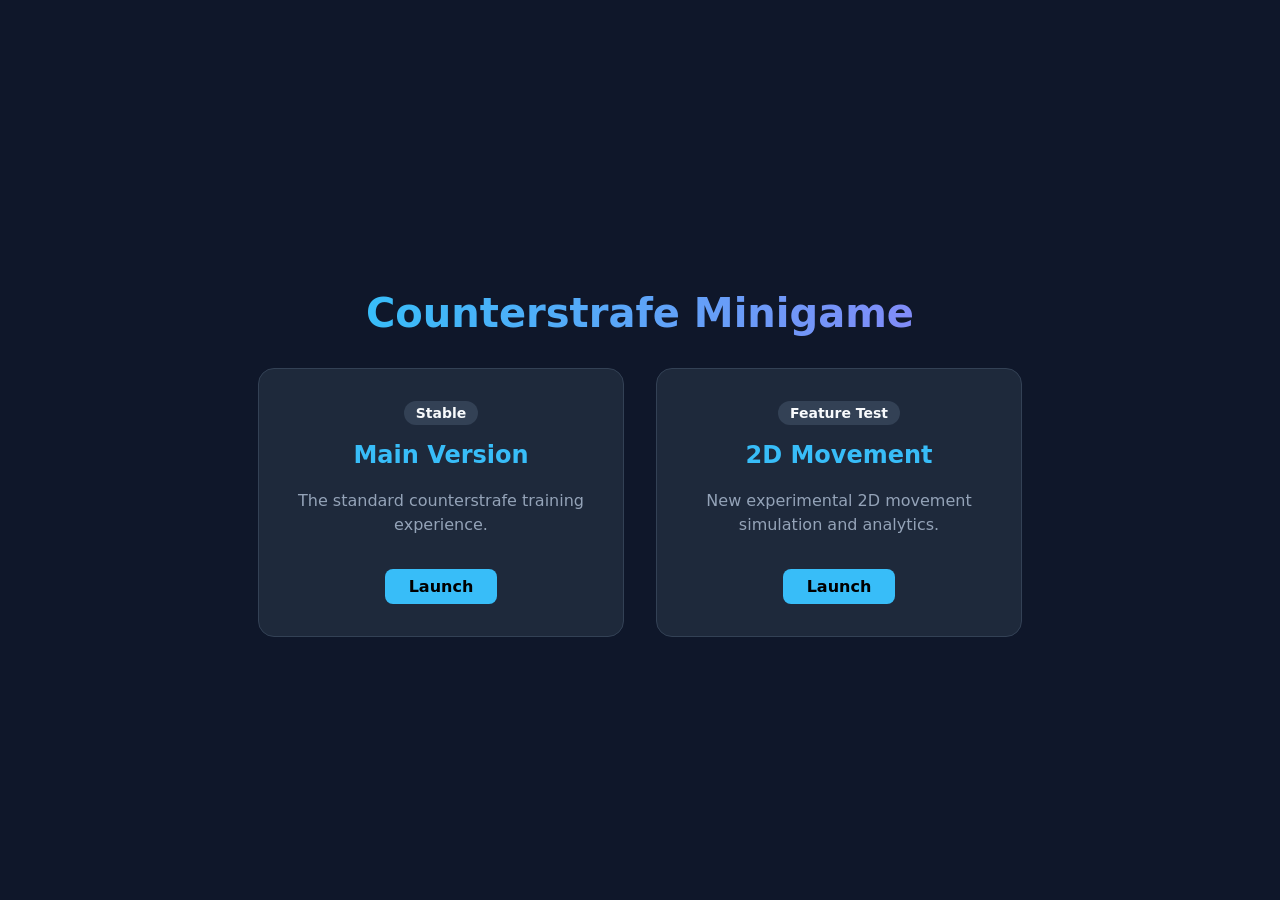
<file: landing.html>
<!DOCTYPE html>
<html lang="en">
<head>
    <meta charset="UTF-8">
    <meta name="viewport" content="width=device-width, initial-scale=1.0">
    <title>Counterstrafe Minigame - Version Selection</title>
    <style>
        :root {
            --bg: #0f172a;
            --card-bg: #1e293b;
            --text: #f8fafc;
            --accent: #38bdf8;
            --accent-hover: #0ea5e9;
        }
        body {
            margin: 0;
            font-family: 'Inter', system-ui, -apple-system, sans-serif;
            background-color: var(--bg);
            color: var(--text);
            display: flex;
            flex-direction: column;
            align-items: center;
            justify-content: center;
            min-height: 100vh;
            text-align: center;
        }
        h1 {
            font-size: 2.5rem;
            margin-bottom: 2rem;
            background: linear-gradient(to right, #38bdf8, #818cf8);
            -webkit-background-clip: text;
            background-clip: text;
            -webkit-text-fill-color: transparent;
        }
        .container {
            display: flex;
            gap: 2rem;
            flex-wrap: wrap;
            justify-content: center;
        }
        .card {
            background-color: var(--card-bg);
            padding: 2rem;
            border-radius: 1rem;
            width: 300px;
            transition: transform 0.2s, box-shadow 0.2s;
            border: 1px solid #334155;
            text-decoration: none;
            color: inherit;
        }
        .card:hover {
            transform: translateY(-5px);
            box-shadow: 0 10px 25px -5px rgba(0, 0, 0, 0.3);
            border-color: var(--accent);
        }
        .card h2 {
            margin-top: 0;
            color: var(--accent);
        }
        .card p {
            color: #94a3b8;
            line-height: 1.5;
        }
        .badge {
            display: inline-block;
            padding: 0.25rem 0.75rem;
            border-radius: 9999px;
            font-size: 0.875rem;
            font-weight: 600;
            background-color: #334155;
            margin-bottom: 1rem;
        }
        .btn {
            display: inline-block;
            margin-top: 1rem;
            padding: 0.5rem 1.5rem;
            background-color: var(--accent);
            color: #000;
            font-weight: bold;
            border-radius: 0.5rem;
            transition: background-color 0.2s;
        }
        .card:hover .btn {
            background-color: var(--accent-hover);
        }
    </style>
</head>
<body>
    <h1>Counterstrafe Minigame</h1>
    <div class="container">
        <a href="./main/" class="card">
            <span class="badge">Stable</span>
            <h2>Main Version</h2>
            <p>The standard counterstrafe training experience.</p>
            <div class="btn">Launch</div>
        </a>
        <a href="./2d/" class="card">
            <span class="badge">Feature Test</span>
            <h2>2D Movement</h2>
            <p>New experimental 2D movement simulation and analytics.</p>
            <div class="btn">Launch</div>
        </a>
    </div>
</body>
</html>
</file>
